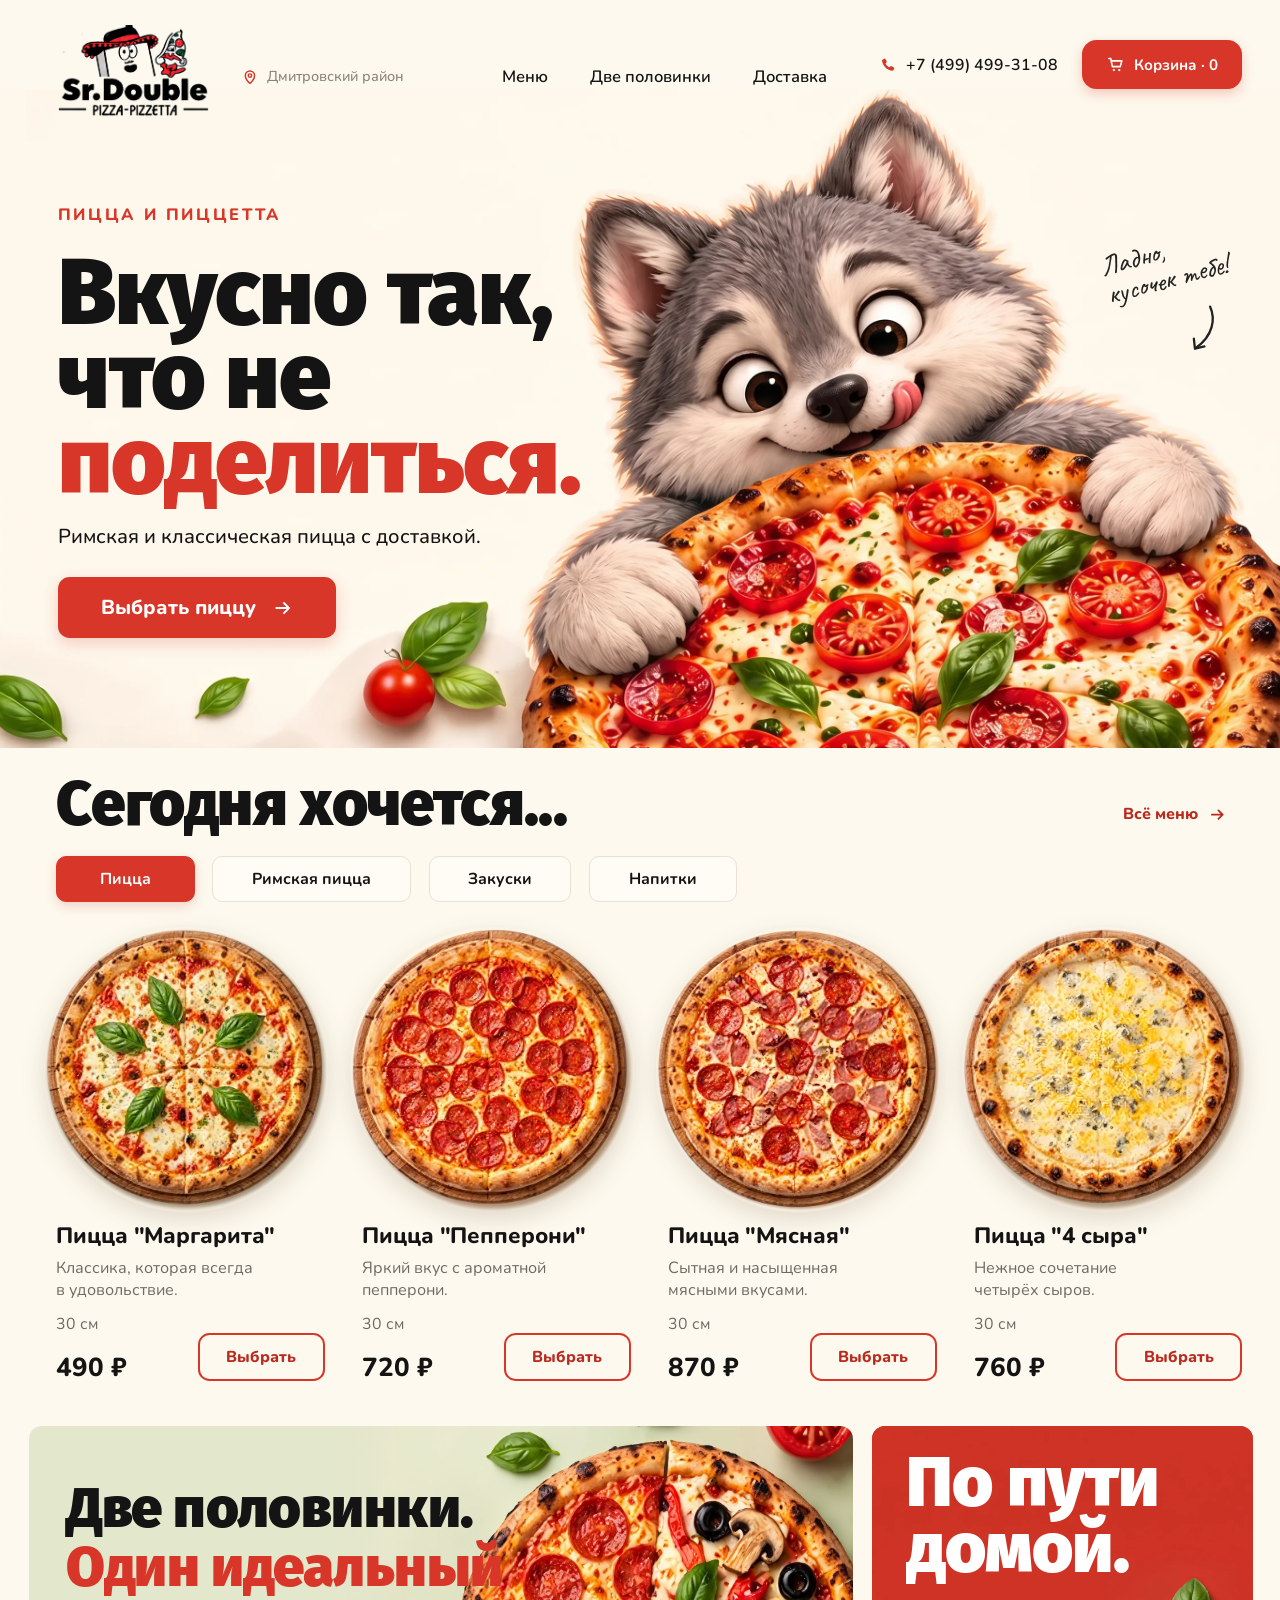
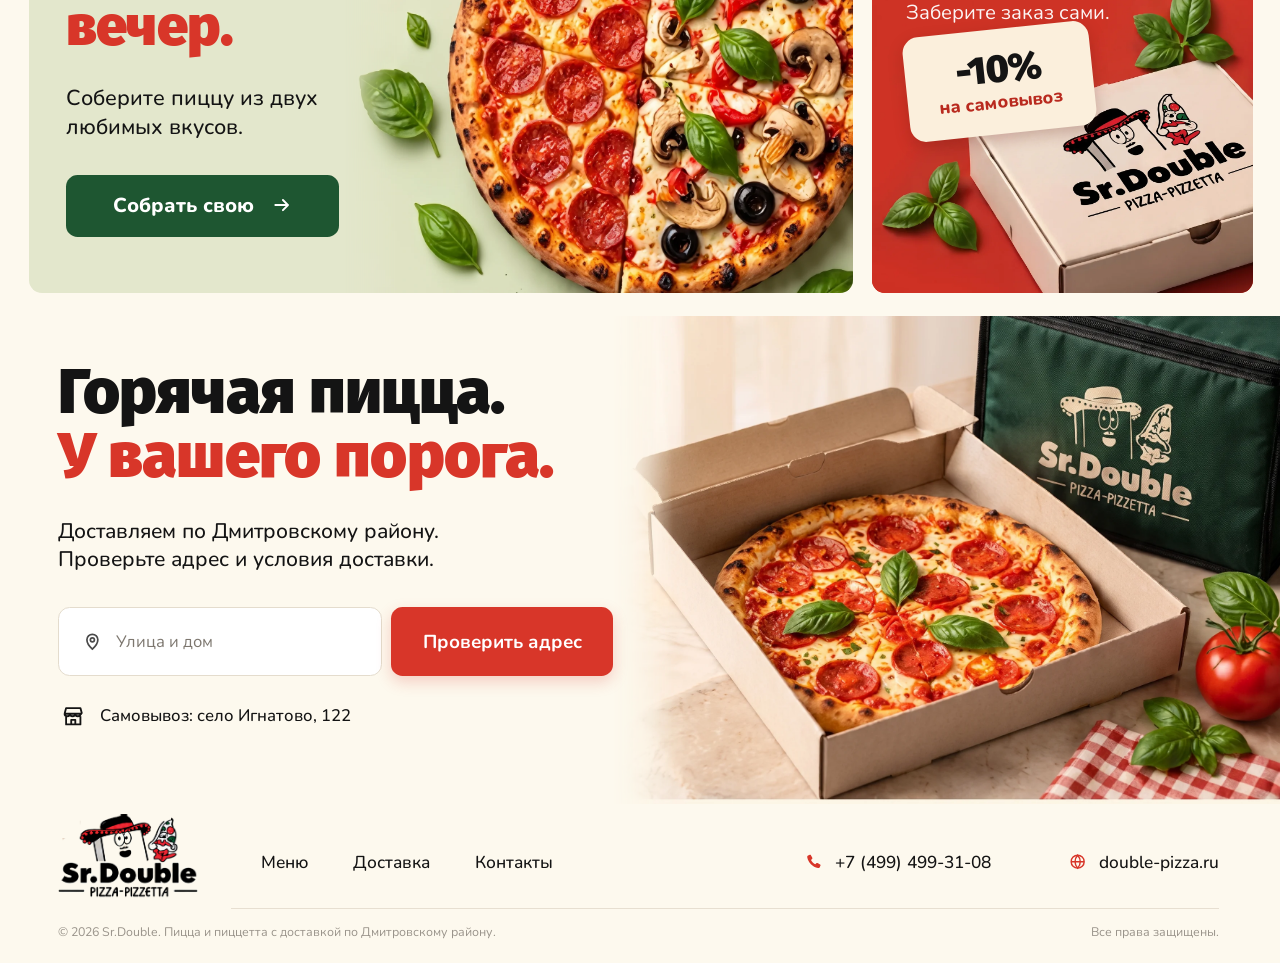
<file: demo/srdouble/index.html>
<!doctype html>
<html lang="ru">
<head>
<meta charset="utf-8">
<meta name="robots" content="noindex">
<meta name="viewport" content="width=device-width, initial-scale=1">
<title>Sr.Double – пицца и пиццетта с доставкой</title>
<meta name="description" content="Sr.Double – римская и классическая пицца с доставкой по Дмитровскому району. Пицца из двух половинок, -10% на самовывоз.">
<link rel="preconnect" href="https://fonts.googleapis.com">
<link rel="preconnect" href="https://fonts.gstatic.com" crossorigin>
<link href="https://fonts.googleapis.com/css2?family=Fira+Sans:wght@800;900&family=Nunito:wght@400;500;600;700;800&family=Caveat:wght@500&display=swap" rel="stylesheet">
<style>
/* Десктоп: 1 единица --m = 1 px макета (макет 887 px шириной) */
:root{
  --m: calc(min(100vw, 1600px) / 887);
  --cream:#FDF9EE; --ink:#141414; --grey:#6f6a63; --line:#E9E1D3;
  --red:#D83629; --red-d:#B92A1F; --green:#1E5631; --green-d:#16432A; --mint:#E3E7CC;
  --head:'Fira Sans', 'Arial Black', sans-serif;
  --body:'Nunito', system-ui, sans-serif;
}
*{box-sizing:border-box;margin:0;padding:0}
html{scroll-behavior:smooth}
body{background:var(--cream);color:var(--ink);font-family:var(--body);overflow-x:hidden;-webkit-font-smoothing:antialiased}
a{color:inherit;text-decoration:none}
button,input{font:inherit;color:inherit}
button{cursor:pointer;border:0;background:none}
img{display:block;max-width:100%}
.page{max-width:1600px;margin:0 auto;position:relative}
.u{width:calc(var(--s) * var(--m))}
svg{flex:none}

/* ---------- Шапка ---------- */
.top{position:relative;height:calc(518 * var(--m))}
.hero-img{position:absolute;left:0;top:calc(62 * var(--m));width:100%;height:calc(456 * var(--m));object-fit:cover}
.hdr{position:absolute;inset:0 0 auto 0;height:calc(98 * var(--m));display:flex;align-items:center;padding:0 calc(26 * var(--m)) 0 calc(40 * var(--m));z-index:5}
.logo img{width:calc(105 * var(--m));height:auto}
.loc{display:flex;align-items:center;gap:calc(6 * var(--m));margin-left:calc(23 * var(--m));margin-top:calc(8 * var(--m));font-size:calc(10 * var(--m));color:#8b847b;font-weight:500}
.loc svg{width:calc(11 * var(--m));height:calc(11 * var(--m))}
.nav{display:flex;gap:calc(29 * var(--m));margin-left:calc(68 * var(--m));margin-top:calc(8 * var(--m));font-size:calc(11.4 * var(--m));font-weight:600}
.nav a:hover{color:var(--red)}
.phone{display:flex;align-items:center;gap:calc(7 * var(--m));margin-left:auto;margin-top:calc(-8 * var(--m));font-size:calc(11 * var(--m));font-weight:600}
.phone svg{width:calc(11 * var(--m));height:calc(11 * var(--m))}
.cart{display:flex;align-items:center;justify-content:center;gap:calc(7 * var(--m));margin-left:calc(17 * var(--m));margin-top:calc(-8 * var(--m));width:calc(111 * var(--m));height:calc(34 * var(--m));border-radius:calc(10 * var(--m));background:var(--red);color:#fff;font-size:calc(10.5 * var(--m));font-weight:700;box-shadow:0 calc(3 * var(--m)) calc(8 * var(--m)) rgba(216,54,41,.25);transition:background .2s, transform .2s}
.cart:hover{background:var(--red-d)}
.cart svg{width:calc(12 * var(--m));height:calc(12 * var(--m))}
.cart.bump{transform:scale(1.08)}

/* ---------- Первый экран ---------- */
.hero-copy{position:absolute;left:calc(40 * var(--m));top:calc(141 * var(--m));z-index:2}
.tag{font-size:calc(11.4 * var(--m));font-weight:800;letter-spacing:.16em;color:var(--red);text-transform:uppercase}
.h1{font-family:var(--head);font-weight:900;font-size:calc(65 * var(--m));line-height:.9;letter-spacing:-.01em;margin-top:calc(17 * var(--m))}
.h1 .r{color:var(--red)}
.lead{font-size:calc(14 * var(--m));font-weight:500;margin-top:calc(13 * var(--m))}
.btn{display:inline-flex;align-items:center;justify-content:center;gap:calc(12 * var(--m));border-radius:calc(8 * var(--m));font-weight:800;color:#fff;transition:background .2s, transform .15s}
.btn:active{transform:translateY(1px)}
.btn svg{width:calc(14 * var(--m));height:calc(14 * var(--m))}
.btn-red{background:var(--red);box-shadow:0 calc(4 * var(--m)) calc(10 * var(--m)) rgba(216,54,41,.22)}
.btn-red:hover{background:var(--red-d)}
.hero-btn{margin-top:calc(19 * var(--m));width:calc(193 * var(--m));height:calc(42 * var(--m));font-size:calc(14 * var(--m))}
.note{position:absolute;left:calc(760 * var(--m));top:calc(176 * var(--m));font-family:'Caveat',cursive;font-size:calc(19.5 * var(--m));line-height:1.02;transform:rotate(-15deg);transform-origin:left top;color:#222;z-index:2}
.note svg{position:absolute;left:calc(46 * var(--m));top:calc(52 * var(--m));width:calc(26 * var(--m));height:calc(36 * var(--m));transform:rotate(17deg)}

/* ---------- Меню ---------- */
.menu{padding:calc(18 * var(--m)) calc(37 * var(--m)) 0 calc(39 * var(--m))}
.menu-head{display:flex;align-items:flex-end;justify-content:space-between}
.h2{font-family:var(--head);font-weight:900;font-size:calc(43 * var(--m));line-height:1;letter-spacing:-.01em}
.all{display:flex;align-items:center;gap:calc(8 * var(--m));color:var(--red-d);font-weight:800;font-size:calc(11 * var(--m));margin-bottom:calc(7 * var(--m))}
.all svg{width:calc(12 * var(--m));height:calc(12 * var(--m))}
.tabs{display:flex;gap:calc(12 * var(--m));margin-top:calc(14 * var(--m))}
.tab{height:calc(32 * var(--m));padding:0 calc(26 * var(--m));min-width:calc(96 * var(--m));border-radius:calc(7 * var(--m));border:1px solid var(--line);background:#FFFCF6;font-size:calc(11 * var(--m));font-weight:700;transition:background .2s,color .2s}
.tab:nth-child(2){min-width:calc(138 * var(--m))}
.tab:nth-child(3){min-width:calc(99 * var(--m))}
.tab:nth-child(4){min-width:calc(103 * var(--m))}
.tab:hover{border-color:#d9cdb8}
.tab.on{background:var(--red);border-color:var(--red);color:#fff;box-shadow:0 calc(3 * var(--m)) calc(8 * var(--m)) rgba(216,54,41,.2)}
.grid{display:grid;grid-template-columns:repeat(4, calc(186 * var(--m)));column-gap:calc(26 * var(--m));margin-top:calc(16 * var(--m));min-height:calc(320 * var(--m))}
.card-img{max-width:none;width:calc(200 * var(--m));height:calc(200 * var(--m));margin-left:calc(-10 * var(--m));filter:drop-shadow(0 calc(6 * var(--m)) calc(8 * var(--m)) rgba(80,50,20,.16));transition:transform .4s}
.card:hover .card-img{transform:rotate(12deg) scale(1.02)}
.card h3{font-size:calc(15.4 * var(--m));font-weight:800;margin-top:calc(5 * var(--m));letter-spacing:-.005em}
.card p{font-size:calc(11.2 * var(--m));line-height:1.35;color:var(--grey);margin-top:calc(5 * var(--m));min-height:calc(30 * var(--m));max-width:calc(140 * var(--m))}
.card .size{font-size:calc(11 * var(--m));color:var(--grey);margin-top:calc(8 * var(--m))}
.buy{display:flex;align-items:center;justify-content:space-between;margin-top:calc(-4 * var(--m))}
.price{font-size:calc(18 * var(--m));font-weight:800;margin-top:calc(14 * var(--m))}
.pick{width:calc(88 * var(--m));height:calc(33 * var(--m));border:calc(1.4 * var(--m)) solid var(--red);border-radius:calc(8 * var(--m));color:var(--red-d);font-weight:800;font-size:calc(11 * var(--m));transition:background .2s,color .2s}
.pick:hover{background:var(--red);color:#fff}
.pick.added{background:var(--green);border-color:var(--green);color:#fff}
.empty{grid-column:1 / -1;align-self:center;text-align:center;color:var(--grey);font-size:calc(13 * var(--m))}
.empty b{display:block;font-family:var(--head);font-size:calc(24 * var(--m));color:var(--ink);margin-bottom:calc(6 * var(--m))}

/* ---------- Промо ---------- */
.promo{display:grid;grid-template-columns:calc(571 * var(--m)) calc(264 * var(--m));gap:calc(13 * var(--m));padding:0 calc(19 * var(--m)) 0 calc(20 * var(--m));margin-top:calc(27 * var(--m))}
.pcard{position:relative;height:calc(324 * var(--m));border-radius:calc(9 * var(--m));overflow:hidden}
.halves{background:var(--mint)}
.halves img{position:absolute;right:0;top:0;width:calc(352 * var(--m));height:calc(324 * var(--m));-webkit-mask-image:linear-gradient(90deg,transparent 0,#000 10%);mask-image:linear-gradient(90deg,transparent 0,#000 10%)}
.halves .in{position:relative;z-index:1;padding:calc(37 * var(--m)) 0 0 calc(26 * var(--m))}
.h3{font-family:var(--head);font-weight:900;font-size:calc(39 * var(--m));line-height:1.05;letter-spacing:-.01em}
.h3 .r{color:var(--red)}
.halves p{font-size:calc(15 * var(--m));line-height:1.33;margin-top:calc(19 * var(--m));font-weight:500}
.btn-green{background:var(--green);margin-top:calc(23 * var(--m));width:calc(189 * var(--m));height:calc(43 * var(--m));font-size:calc(14 * var(--m))}
.btn-green:hover{background:var(--green-d)}
.road{background:linear-gradient(180deg,#D93729 0%,#D53527 55%,#C8301F 100%);color:#fff}
.boxwrap{position:absolute;inset:0;container-type:inline-size}
.road img{width:100%;height:100%;object-fit:cover;object-position:100% 100%}
.road .in{position:relative;z-index:1;padding:calc(17 * var(--m)) 0 0 calc(24 * var(--m))}
.road .h3{font-size:calc(49 * var(--m));line-height:.93}
.road p{font-size:calc(14 * var(--m));margin-top:calc(12 * var(--m));opacity:.95}
.sticker{position:absolute;z-index:2;left:9%;top:43.5%;width:49%;height:22.5%;border-radius:4.2cqw;background:#FBEFDC;color:var(--ink);transform:rotate(-6deg);display:flex;flex-direction:column;align-items:center;justify-content:center;box-shadow:0 calc(4 * var(--m)) calc(10 * var(--m)) rgba(90,20,10,.25)}
.sticker b{font-family:var(--head);font-weight:900;font-size:10.2cqw;line-height:1;letter-spacing:-.03em}
.sticker span{font-size:4.7cqw;font-weight:800;color:var(--red-d);margin-top:.3cqw}

/* ---------- Доставка ---------- */
.deliv{position:relative;height:calc(338 * var(--m));margin-top:calc(16 * var(--m))}
.deliv img{position:absolute;right:0;top:0;width:calc(462 * var(--m));height:100%;-webkit-mask-image:linear-gradient(90deg,transparent 0,#000 9%);mask-image:linear-gradient(90deg,transparent 0,#000 9%)}
.deliv .in{position:relative;z-index:1;padding:calc(30 * var(--m)) 0 0 calc(40 * var(--m))}
.deliv .h2{font-size:calc(44 * var(--m));line-height:1.02}
.deliv .h2 .r{color:var(--red)}
.deliv p{font-size:calc(14.6 * var(--m));line-height:1.36;margin-top:calc(19 * var(--m));font-weight:500}
.check{display:flex;gap:calc(6 * var(--m));margin-top:calc(23 * var(--m))}
.field{display:flex;align-items:center;gap:calc(10 * var(--m));width:calc(225 * var(--m));height:calc(48 * var(--m));padding:0 calc(14 * var(--m)) 0 calc(17 * var(--m));background:#fff;border:1px solid #E4DCCD;border-radius:calc(8 * var(--m))}
.field svg{width:calc(13 * var(--m));height:calc(13 * var(--m));color:#4a4a4a}
.field input{border:0;outline:0;background:none;width:100%;font-size:calc(11.5 * var(--m))}
.field input::placeholder{color:#7d776f}
.field:focus-within{border-color:var(--red)}
.check .btn{width:calc(154 * var(--m));height:calc(48 * var(--m));font-size:calc(13 * var(--m));font-weight:700}
.res{position:absolute;font-size:calc(11 * var(--m));font-weight:700;margin-top:calc(3 * var(--m));color:var(--green)}
.res.bad{color:var(--red-d)}
.pickup{display:flex;align-items:center;gap:calc(10 * var(--m));font-size:calc(11.6 * var(--m));font-weight:500;margin-top:calc(19 * var(--m));margin-left:calc(2 * var(--m))}
.pickup svg{width:calc(17 * var(--m));height:calc(17 * var(--m))}

/* ---------- Подвал ---------- */
.ftr{padding:calc(0 * var(--m)) calc(42 * var(--m)) calc(16 * var(--m)) calc(40 * var(--m))}
.frow{display:flex;align-items:center;height:calc(72 * var(--m))}
.frow .logo img{width:calc(97 * var(--m))}
.fnav{display:flex;gap:calc(31 * var(--m));margin-left:calc(44 * var(--m));margin-top:calc(8 * var(--m));font-size:calc(12 * var(--m));font-weight:500}
.fnav a:hover,.flink:hover{color:var(--red)}
.flink{display:flex;align-items:center;gap:calc(9 * var(--m));font-size:calc(12 * var(--m));font-weight:500;margin-top:calc(8 * var(--m))}
.flink svg{width:calc(12 * var(--m));height:calc(12 * var(--m))}
.flink.ph{margin-left:auto}
.flink.web{margin-left:calc(54 * var(--m))}
.fbot{display:flex;justify-content:space-between;border-top:1px solid #E7DFD1;margin-left:calc(120 * var(--m));padding-top:calc(10 * var(--m));font-size:calc(8.6 * var(--m));color:#9a948b}
.fbot span:first-child{margin-left:calc(-120 * var(--m))}

/* ---------- Корзина-тост ---------- */
.toast{position:fixed;left:50%;bottom:24px;transform:translate(-50%,40px);opacity:0;visibility:hidden;background:var(--ink);color:#fff;padding:14px 20px;border-radius:12px;font-weight:700;font-size:15px;box-shadow:0 10px 30px rgba(0,0,0,.25);transition:transform .35s cubic-bezier(.2,.9,.3,1.2),opacity .25s,visibility .25s;z-index:50;white-space:nowrap}
.toast.show{transform:translate(-50%,0);opacity:1;visibility:visible}
.mbar{display:none}

/* ---------- Планшет и телефон ---------- */
@media (max-width: 960px){
  :root{--m:1px}
  .top{height:auto;display:flex;flex-direction:column}
  .hdr{order:0}.hero-copy{order:1}.hero-img{order:2}.note{order:3}
  .hdr{position:sticky;top:0;height:64px;padding:0 16px;background:rgba(253,249,238,.94);backdrop-filter:blur(8px);inset:auto}
  .logo img{width:78px}
  .loc,.nav,.cart span.t{display:none}
  .phone{margin:0 0 0 auto;font-size:14px;gap:6px}
  .phone svg{width:14px;height:14px}
  .cart{margin:0 0 0 12px;width:auto;height:40px;padding:0 14px;font-size:14px;border-radius:10px}
  .cart svg{width:16px;height:16px}
  .hero-copy{position:relative;left:auto;top:auto;padding:22px 16px 0}
  .tag{font-size:12px}
  .h1{font-size:clamp(42px, 12.4vw, 66px);margin-top:12px}
  .lead{font-size:16px;margin-top:14px}
  .btn svg{width:16px;height:16px}
  .hero-btn{width:auto;height:54px;padding:0 26px;font-size:16px;margin-top:18px}
  .hero-img{position:relative;top:auto;width:100%;height:auto;aspect-ratio:1.2;object-fit:cover;object-position:80% 100%;margin-top:4px}
  .note{left:auto;right:12px;top:auto;bottom:calc(100vw / 1.2 * .58);font-size:19px;transform:rotate(-12deg)}
  .note svg{left:44px;top:52px;width:26px;height:36px}
  .menu{padding:36px 16px 0}
  .h2{font-size:clamp(28px, 8.4vw, 40px)}
  .all{white-space:nowrap;margin-left:12px}
  .all{font-size:14px;gap:6px}
  .all svg{width:14px;height:14px}
  .tabs{overflow-x:auto;margin:16px -16px 0;padding:0 16px 4px;gap:8px;scrollbar-width:none}
  .tabs::-webkit-scrollbar{display:none}
  .tab{height:40px;font-size:14px;padding:0 18px;min-width:auto!important;white-space:nowrap;border-radius:9px}
  .grid{grid-template-columns:repeat(auto-fill, minmax(160px, 1fr));gap:28px 14px;margin-top:20px;min-height:0}
  .card-img{width:100%;height:auto;aspect-ratio:1;margin:0}
  .card h3{font-size:16px;margin-top:10px}
  .card p{font-size:13px;min-height:36px;max-width:none}
  .card .size{font-size:13px;margin-top:6px}
  .buy{margin-top:2px;gap:6px}
  .price{font-size:19px;margin-top:0}
  .pick{width:auto;padding:0 12px;height:38px;font-size:13px;border-width:1.5px}
  .empty{font-size:15px;padding:30px 0}
  .empty b{font-size:24px}
  .promo{grid-template-columns:1fr;padding:0 12px;margin-top:40px;gap:12px}
  .pcard{height:auto;border-radius:16px}
  .halves{display:flex;flex-direction:column}
  .halves .in{order:-1;padding:28px 20px 0}
  .h3{font-size:34px}
  .halves p{font-size:16px;margin-top:14px}
  .btn-green{width:auto;height:52px;padding:0 24px;font-size:16px;margin-top:18px}
  .halves img{position:relative;width:88%;max-width:460px;height:auto;margin:-10px 0 0 auto}
  .road{aspect-ratio:1344/1800;max-height:720px}
  .road .in{padding:26px 20px 0}
  .road .h3{font-size:42px}
  .road p{font-size:16px;margin-top:10px}
  .deliv{height:auto;margin-top:40px;display:flex;flex-direction:column}
  .deliv .in{order:-1;padding:0 16px}
  .deliv .h2{font-size:34px}
  .deliv p{font-size:16px;margin-top:14px}
  .check{flex-direction:column;gap:8px;margin-top:18px}
  .field{width:100%;height:54px;padding:0 14px;gap:10px;border-radius:10px}
  .field svg{width:16px;height:16px}
  .field input{font-size:16px}
  .check .btn{width:100%;height:54px;font-size:16px;border-radius:10px}
  .res{position:static;font-size:14px;margin-top:8px;min-height:18px}
  .pickup{font-size:14px;gap:10px;margin-top:4px}
  .pickup svg{width:20px;height:20px}
  .deliv img{position:relative;width:100%;height:auto;margin-top:14px;-webkit-mask-image:linear-gradient(180deg,transparent 0,#000 14%);mask-image:linear-gradient(180deg,transparent 0,#000 14%)}
  .ftr{padding:24px 16px 96px}
  .frow{flex-wrap:wrap;height:auto;gap:16px 24px}
  .frow .logo img{width:84px}
  .fnav{margin:0;gap:20px;font-size:15px;order:3;width:100%}
  .flink{font-size:15px;margin:0;gap:8px}
  .flink svg{width:15px;height:15px}
  .flink.ph{margin-left:auto}
  .flink.web{display:none}
  .fbot{margin:18px 0 0;padding-top:12px;font-size:12px;flex-direction:column;gap:4px}
  .fbot span:first-child{margin:0}
  .mbar{display:flex;position:fixed;left:12px;right:12px;bottom:12px;gap:8px;z-index:40}
  .mbar a{flex:1;height:54px;border-radius:14px;display:flex;align-items:center;justify-content:center;gap:8px;font-weight:800;font-size:16px;box-shadow:0 8px 24px rgba(60,30,10,.22)}
  .mbar .call{background:#fff;color:var(--ink)}
  .mbar .order{background:var(--red);color:#fff}
  .mbar svg{width:18px;height:18px}
  .toast{bottom:80px}
}
@media (max-width: 380px){
  .phone span{display:none}
}
@media (prefers-reduced-motion: reduce){*{transition:none!important;scroll-behavior:auto!important}}
</style>
</head>
<body>
<svg width="0" height="0" style="position:absolute" aria-hidden="true">
  <symbol id="i-arrow" viewBox="0 0 24 24"><path d="M4 12h15m-6-6 6 6-6 6" fill="none" stroke="currentColor" stroke-width="2.4" stroke-linecap="round" stroke-linejoin="round"/></symbol>
  <symbol id="i-pin" viewBox="0 0 24 24"><path d="M12 22s7-6.3 7-12a7 7 0 1 0-14 0c0 5.7 7 12 7 12Z" fill="none" stroke="currentColor" stroke-width="2.2"/><circle cx="12" cy="10" r="2.6" fill="none" stroke="currentColor" stroke-width="2.2"/></symbol>
  <symbol id="i-phone" viewBox="0 0 24 24"><path d="M6.6 2.5c.6-.3 1.3-.1 1.6.5l1.9 3.6c.3.6.2 1.2-.3 1.7L8.3 9.8c1.2 2.5 3.4 4.7 5.9 5.9l1.5-1.5c.5-.5 1.1-.6 1.7-.3l3.6 1.9c.6.3.8 1 .5 1.6l-1.1 2.3c-.4.9-1.4 1.4-2.4 1.2C10.5 19.5 4.5 13.5 3.1 6c-.2-1 .3-2 1.2-2.4l2.3-1.1Z" fill="currentColor"/></symbol>
  <symbol id="i-cart" viewBox="0 0 24 24"><path d="M2.5 3.5h2.6l2.4 11.2h10.9l2.1-8H6.3" fill="none" stroke="currentColor" stroke-width="2.2" stroke-linecap="round" stroke-linejoin="round"/><circle cx="9.5" cy="19.5" r="1.6" fill="currentColor"/><circle cx="17" cy="19.5" r="1.6" fill="currentColor"/></symbol>
  <symbol id="i-store" viewBox="0 0 24 24"><path d="M3.5 9.5 5 4h14l1.5 5.5M3.5 9.5h17M3.5 9.5c0 1.4 1.1 2.5 2.6 2.5 1.4 0 2.6-1.1 2.6-2.5 0 1.4 1.1 2.5 2.6 2.5s2.6-1.1 2.6-2.5c0 1.4 1.1 2.5 2.6 2.5 1.4 0 2.6-1.1 2.6-2.5M5 12v8h14v-8M10 20v-4.5h4V20" fill="none" stroke="currentColor" stroke-width="1.8" stroke-linejoin="round"/></symbol>
  <symbol id="i-globe" viewBox="0 0 24 24"><circle cx="12" cy="12" r="9" fill="none" stroke="currentColor" stroke-width="2"/><path d="M3 12h18M12 3c2.5 2.7 3.6 5.7 3.6 9s-1.1 6.3-3.6 9c-2.5-2.7-3.6-5.7-3.6-9S9.5 5.7 12 3Z" fill="none" stroke="currentColor" stroke-width="2"/></symbol>
</svg>

<div class="page">
  <div class="top">
    <header class="hdr">
      <a class="logo" href="#" aria-label="Sr.Double – на главную"><img src="assets_v2/logo.png" alt="Sr.Double pizza-pizzetta" width="642" height="389"></a>
      <div class="loc"><svg style="color:var(--red)"><use href="#i-pin"/></svg>Дмитровский район</div>
      <nav class="nav"><a href="#menu">Меню</a><a href="#halves">Две половинки</a><a href="#delivery">Доставка</a></nav>
      <a class="phone" href="tel:+74994993108"><svg style="color:var(--red)"><use href="#i-phone"/></svg><span>+7 (499) 499-31-08</span></a>
      <button class="cart" id="cartBtn" type="button"><svg><use href="#i-cart"/></svg><span><span class="t">Корзина · </span><b id="cartCount">0</b></span></button>
    </header>

    <img class="hero-img" src="assets_v2/hero.webp" alt="Волчонок Sr.Double обнимает большую пиццу" width="2752" height="1404">
    <section class="hero-copy">
      <div class="tag">Пицца и пиццетта</div>
      <h1 class="h1">Вкусно так,<br>что не<br><span class="r">поделиться.</span></h1>
      <p class="lead">Римская и классическая пицца с доставкой.</p>
      <a class="btn btn-red hero-btn" href="#menu">Выбрать пиццу <svg><use href="#i-arrow"/></svg></a>
    </section>
    <div class="note" aria-hidden="true">Ладно,<br>кусочек тебе!
      <svg viewBox="0 0 26 36"><path d="M16 2c4 8 3 20-9 29" fill="none" stroke="#222" stroke-width="1.6" stroke-linecap="round"/><path d="M5.5 24.5 6.5 31.5l6.5-1.8" fill="none" stroke="#222" stroke-width="1.6" stroke-linecap="round" stroke-linejoin="round"/></svg>
    </div>
  </div>

  <section class="menu" id="menu">
    <div class="menu-head">
      <h2 class="h2">Сегодня хочется...</h2>
      <a class="all" href="#menu">Всё меню <svg><use href="#i-arrow"/></svg></a>
    </div>
    <div class="tabs" role="tablist">
      <button class="tab on" data-cat="pizza" role="tab" aria-selected="true">Пицца</button>
      <button class="tab" data-cat="roman" role="tab">Римская пицца</button>
      <button class="tab" data-cat="snacks" role="tab">Закуски</button>
      <button class="tab" data-cat="drinks" role="tab">Напитки</button>
    </div>
    <div class="grid" id="grid"></div>
  </section>

  <section class="promo" id="halves">
    <div class="pcard halves">
      <img src="assets_v2/promo_halves.webp" alt="Пицца из двух половинок: пепперони и грибы с оливками" width="1408" height="1296" loading="lazy">
      <div class="in">
        <h2 class="h3">Две половинки.<br><span class="r">Один идеальный<br>вечер.</span></h2>
        <p>Соберите пиццу из двух<br>любимых вкусов.</p>
        <a class="btn btn-green" href="#menu">Собрать свою <svg><use href="#i-arrow"/></svg></a>
      </div>
    </div>
    <div class="pcard road">
      <div class="in">
        <h2 class="h3">По пути<br>домой.</h2>
        <p>Заберите заказ сами.</p>
      </div>
      <div class="boxwrap">
        <img src="assets_v2/promo_box.webp" alt="Коробка Sr.Double с базиликом" width="1344" height="1800" loading="lazy">
        <div class="sticker"><b>-10%</b><span>на самовывоз</span></div>
      </div>
    </div>
  </section>

  <section class="deliv" id="delivery">
    <img src="assets_v2/delivery.webp" alt="Пицца в коробке и термосумка Sr.Double" width="1848" height="1346" loading="lazy">
    <div class="in">
      <h2 class="h2">Горячая пицца.<br><span class="r">У вашего порога.</span></h2>
      <p>Доставляем по Дмитровскому району.<br>Проверьте адрес и условия доставки.</p>
      <form class="check" id="checkForm" autocomplete="off">
        <label class="field"><svg><use href="#i-pin"/></svg><input id="addr" type="text" placeholder="Улица и дом" aria-label="Улица и дом"></label>
        <button class="btn btn-red" type="submit">Проверить адрес</button>
      </form>
      <div class="res" id="res" aria-live="polite"></div>
      <div class="pickup"><svg><use href="#i-store"/></svg>Самовывоз: село Игнатово, 122</div>
    </div>
  </section>

  <footer class="ftr" id="contacts">
    <div class="frow">
      <a class="logo" href="#"><img src="assets_v2/logo.png" alt="Sr.Double" width="642" height="389" loading="lazy"></a>
      <nav class="fnav"><a href="#menu">Меню</a><a href="#delivery">Доставка</a><a href="#contacts">Контакты</a></nav>
      <a class="flink ph" href="tel:+74994993108"><svg style="color:var(--red)"><use href="#i-phone"/></svg>+7 (499) 499-31-08</a>
      <a class="flink web" href="https://double-pizza.ru"><svg style="color:var(--red)"><use href="#i-globe"/></svg>double-pizza.ru</a>
    </div>
    <div class="fbot"><span>© 2026 Sr.Double. Пицца и пиццетта с доставкой по Дмитровскому району.</span><span>Все права защищены.</span></div>
  </footer>
</div>

<div class="mbar">
  <a class="call" href="tel:+74994993108"><svg style="color:var(--red)"><use href="#i-phone"/></svg>Позвонить</a>
  <a class="order" href="#menu"><svg><use href="#i-cart"/></svg>Заказать</a>
</div>
<div class="toast" id="toast"></div>

<script>
const MENU = {
  pizza: [
    {name:'Пицца "Маргарита"', desc:'Классика, которая всегда в удовольствие.', size:'30 см', price:490, img:'assets_v2/pizza_margarita.webp'},
    {name:'Пицца "Пепперони"', desc:'Яркий вкус с ароматной пепперони.', size:'30 см', price:720, img:'assets_v2/pizza_pepperoni.webp'},
    {name:'Пицца "Мясная"', desc:'Сытная и насыщенная мясными вкусами.', size:'30 см', price:870, img:'assets_v2/pizza_meat.webp'},
    {name:'Пицца "4 сыра"', desc:'Нежное сочетание четырёх сыров.', size:'30 см', price:760, img:'assets_v2/pizza_4cheese.webp'}
  ],
  roman: [], snacks: [], drinks: []
};
const TAB_NAMES = {roman:'Римская пицца', snacks:'Закуски', drinks:'Напитки'};
const grid = document.getElementById('grid');
const fmt = n => n.toLocaleString('ru-RU') + ' ₽';

function render(cat){
  const items = MENU[cat];
  if (!items.length){
    grid.innerHTML = `<div class="empty"><b>${TAB_NAMES[cat]}</b>Раздел наполняется – скоро здесь появятся позиции.</div>`;
    return;
  }
  grid.innerHTML = items.map((p,i) => `
    <article class="card">
      <img class="card-img" src="${p.img}" alt="${p.name.replace(/"/g,'')}" width="720" height="720" loading="lazy">
      <h3>${p.name}</h3>
      <p>${p.desc}</p>
      <div class="size">${p.size}</div>
      <div class="buy"><div class="price">${fmt(p.price)}</div><button class="pick" type="button" data-i="${i}" data-cat="${cat}">Выбрать</button></div>
    </article>`).join('');
}
render('pizza');

document.querySelectorAll('.tab').forEach(t => t.addEventListener('click', () => {
  document.querySelectorAll('.tab').forEach(x => { x.classList.toggle('on', x === t); x.setAttribute('aria-selected', x === t); });
  render(t.dataset.cat);
}));

let count = 0, sum = 0, toastTimer;
const cartBtn = document.getElementById('cartBtn'), cartCount = document.getElementById('cartCount'), toast = document.getElementById('toast');
function showToast(text){
  toast.textContent = text; toast.classList.add('show');
  clearTimeout(toastTimer); toastTimer = setTimeout(() => toast.classList.remove('show'), 2200);
}
grid.addEventListener('click', e => {
  const b = e.target.closest('.pick'); if (!b) return;
  const p = MENU[b.dataset.cat][b.dataset.i];
  count++; sum += p.price; cartCount.textContent = count;
  cartBtn.classList.add('bump'); setTimeout(() => cartBtn.classList.remove('bump'), 200);
  b.classList.add('added'); b.textContent = 'В корзине';
  setTimeout(() => { b.classList.remove('added'); b.textContent = 'Выбрать'; }, 1400);
  showToast(`${p.name.replace(/"/g,'«').replace(/«([^«]*)«/,'«$1»')} в корзине`);
});
cartBtn.addEventListener('click', () => showToast(count ? `В корзине ${count} шт. на ${fmt(sum)}` : 'Корзина пока пуста'));

document.getElementById('checkForm').addEventListener('submit', e => {
  e.preventDefault();
  const v = document.getElementById('addr').value.trim(), res = document.getElementById('res');
  if (v.length < 3){ res.className = 'res bad'; res.textContent = 'Введите улицу и номер дома'; return; }
  res.className = 'res'; res.textContent = 'Доставляем! Привезём горячей примерно за 50 минут.';
});
</script>
</body>
</html>
</file>
